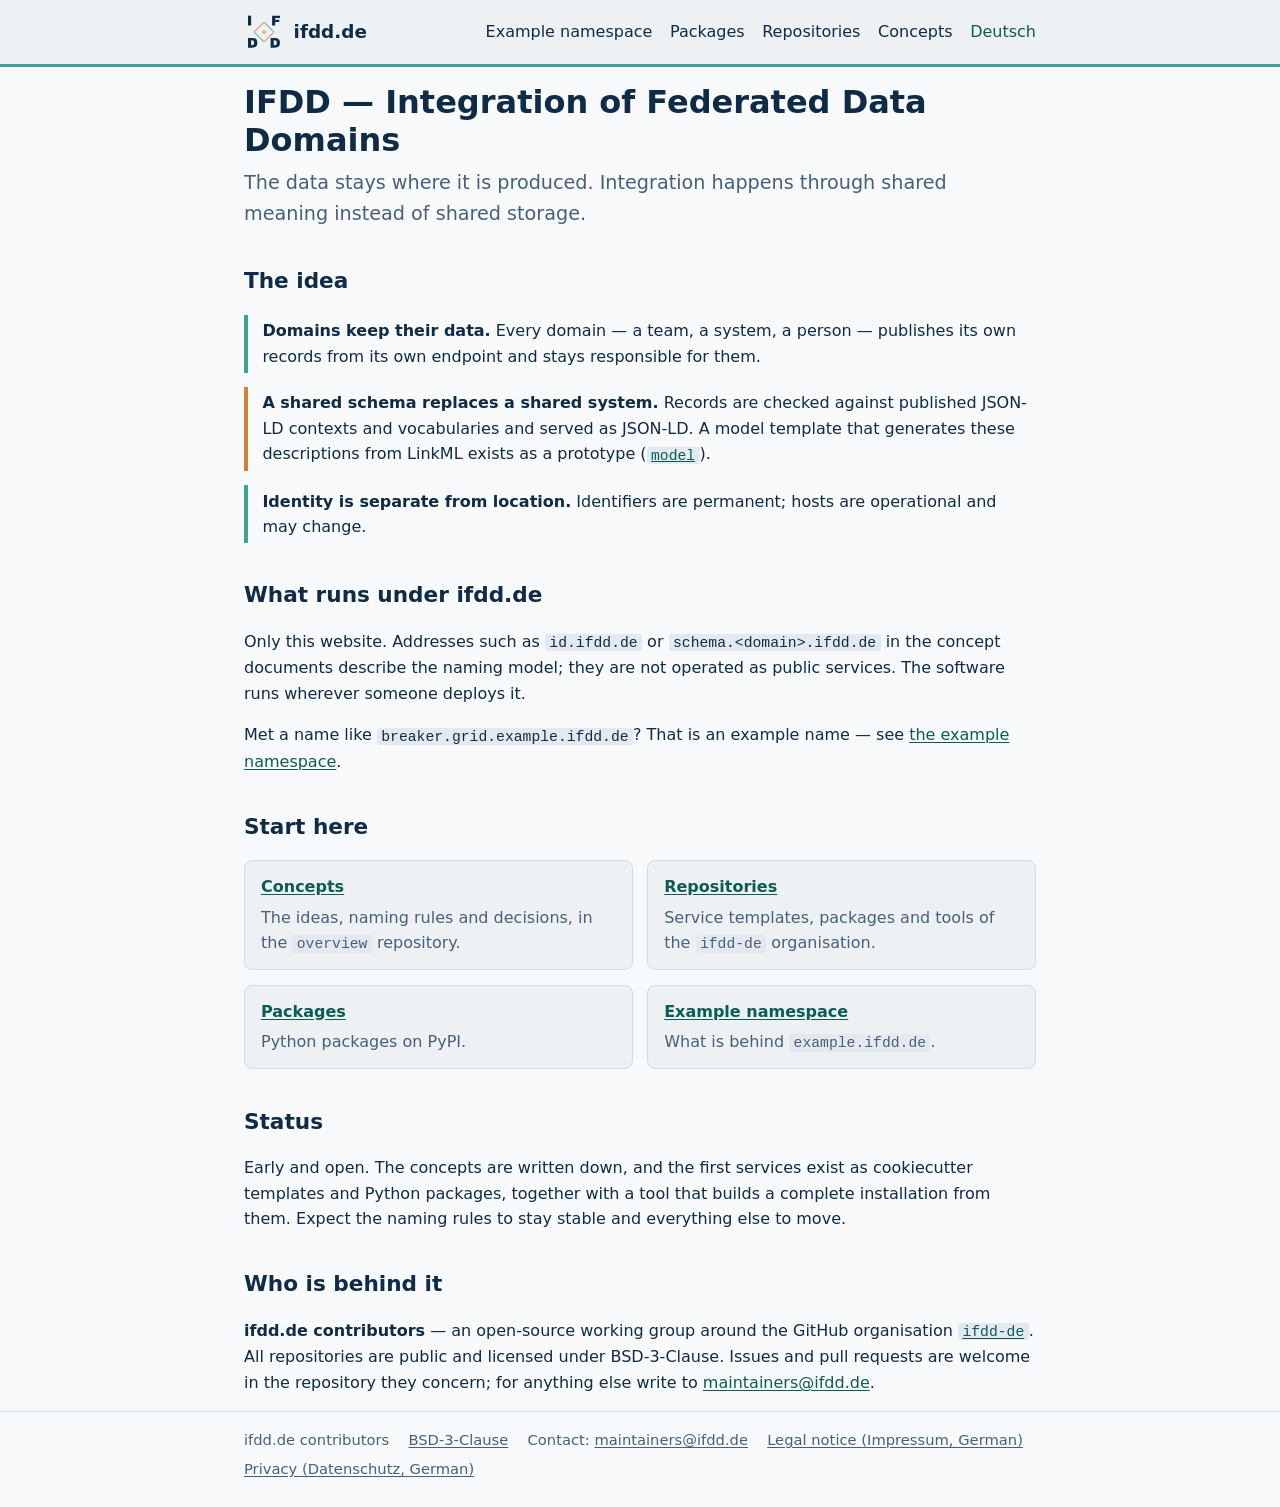
<file: site/index.html>
<!DOCTYPE html>
<html lang="en">
<head>
  <meta charset="utf-8">
  <meta name="viewport" content="width=device-width, initial-scale=1">
  <title>IFDD - Integration of Federated Data Domains</title>
  <meta name="description" content="IFDD keeps data in the domains that produce it and integrates it through shared meaning instead of shared storage.">
  <link rel="canonical" href="https://ifdd.de/">
  <link rel="alternate" hreflang="en" href="https://ifdd.de/">
  <link rel="alternate" hreflang="de" href="https://ifdd.de/de/">
  <link rel="alternate" hreflang="x-default" href="https://ifdd.de/">
  <link rel="icon" href="assets/ifdd-favicon.ico" sizes="any">
  <link rel="icon" href="assets/ifdd-favicon.svg" type="image/svg+xml">
  <link rel="stylesheet" href="assets/style.css">
</head>
<body>
  <header class="site-header">
    <div class="wrap">
      <a class="brand" href="">
        <picture>
          <source srcset="assets/ifdd-monogram-dark.svg" media="(prefers-color-scheme: dark)">
          <img src="assets/ifdd-monogram-light.svg" alt="IFDD logo" width="40" height="40">
        </picture>
        <span>ifdd.de</span>
      </a>
      <nav class="site-nav">
        <a href="example/">Example namespace</a>
        <a href="packages/">Packages</a>
        <a href="repositories/">Repositories</a>
        <a href="https://github.com/ifdd-de/overview">Concepts</a>
        <a class="lang" href="de/" hreflang="de" lang="de">Deutsch</a>
      </nav>
    </div>
  </header>
  <main class="wrap">

    <h1>IFDD &mdash; Integration of Federated Data Domains</h1>
    <p class="lead">The data stays where it is produced. Integration happens
    through shared meaning instead of shared storage.</p>

    <h2>The idea</h2>
    <ul class="ideas">
      <li><strong>Domains keep their data.</strong> Every domain &mdash; a team,
      a system, a person &mdash; publishes its own records from its own endpoint
      and stays responsible for them.</li>
      <li><strong>A shared schema replaces a shared system.</strong> Records are
      checked against published JSON-LD contexts and vocabularies and served as
      JSON-LD. A model template that generates these descriptions from LinkML
      exists as a prototype
      (<a href="https://github.com/ifdd-de/model"><code>model</code></a>).</li>
      <li><strong>Identity is separate from location.</strong> Identifiers are
      permanent; hosts are operational and may change.</li>
    </ul>

    <h2>What runs under ifdd.de</h2>
    <p>Only this website. Addresses such as <code>id.ifdd.de</code> or
    <code>schema.&lt;domain&gt;.ifdd.de</code> in the concept documents describe
    the naming model; they are not operated as public services. The software
    runs wherever someone deploys it.</p>
    <p>Met a name like <code>breaker.grid.example.ifdd.de</code>? That is an
    example name &mdash; see <a href="example/">the example namespace</a>.</p>

    <h2>Start here</h2>
    <ul class="cards">
      <li><a href="https://github.com/ifdd-de/overview">Concepts</a>
        <p>The ideas, naming rules and decisions, in the <code>overview</code>
        repository.</p></li>
      <li><a href="repositories/">Repositories</a>
        <p>Service templates, packages and tools of the <code>ifdd-de</code>
        organisation.</p></li>
      <li><a href="packages/">Packages</a>
        <p>Python packages on PyPI.</p></li>
      <li><a href="example/">Example namespace</a>
        <p>What is behind <code>example.ifdd.de</code>.</p></li>
    </ul>

    <h2>Status</h2>
    <p>Early and open. The concepts are written down, and the first services
    exist as cookiecutter templates and Python packages, together with a tool
    that builds a complete installation from them. Expect the naming rules to
    stay stable and everything else to move.</p>

    <h2>Who is behind it</h2>
    <p><strong>ifdd.de contributors</strong> &mdash; an open-source working group
    around the GitHub organisation <a href="https://github.com/ifdd-de"><code>ifdd-de</code></a>. All
    repositories are public and licensed under BSD-3-Clause. Issues and pull
    requests are welcome in the repository they concern; for anything else write
    to <a href="mailto:maintainers@ifdd.de">maintainers@ifdd.de</a>.</p>
  </main>
  <footer class="site-footer">
    <div class="wrap">
      <ul>
        <li>ifdd.de contributors</li>
        <li><a href="https://github.com/ifdd-de/website/blob/main/LICENSE">BSD-3-Clause</a></li>
        <li>Contact: <a href="mailto:maintainers@ifdd.de">maintainers@ifdd.de</a></li>
        <li><a href="impressum/" hreflang="de">Legal notice (Impressum, German)</a></li>
        <li><a href="datenschutz/" hreflang="de">Privacy (Datenschutz, German)</a></li>
      </ul>
    </div>
  </footer>
</body>
</html>
</file>
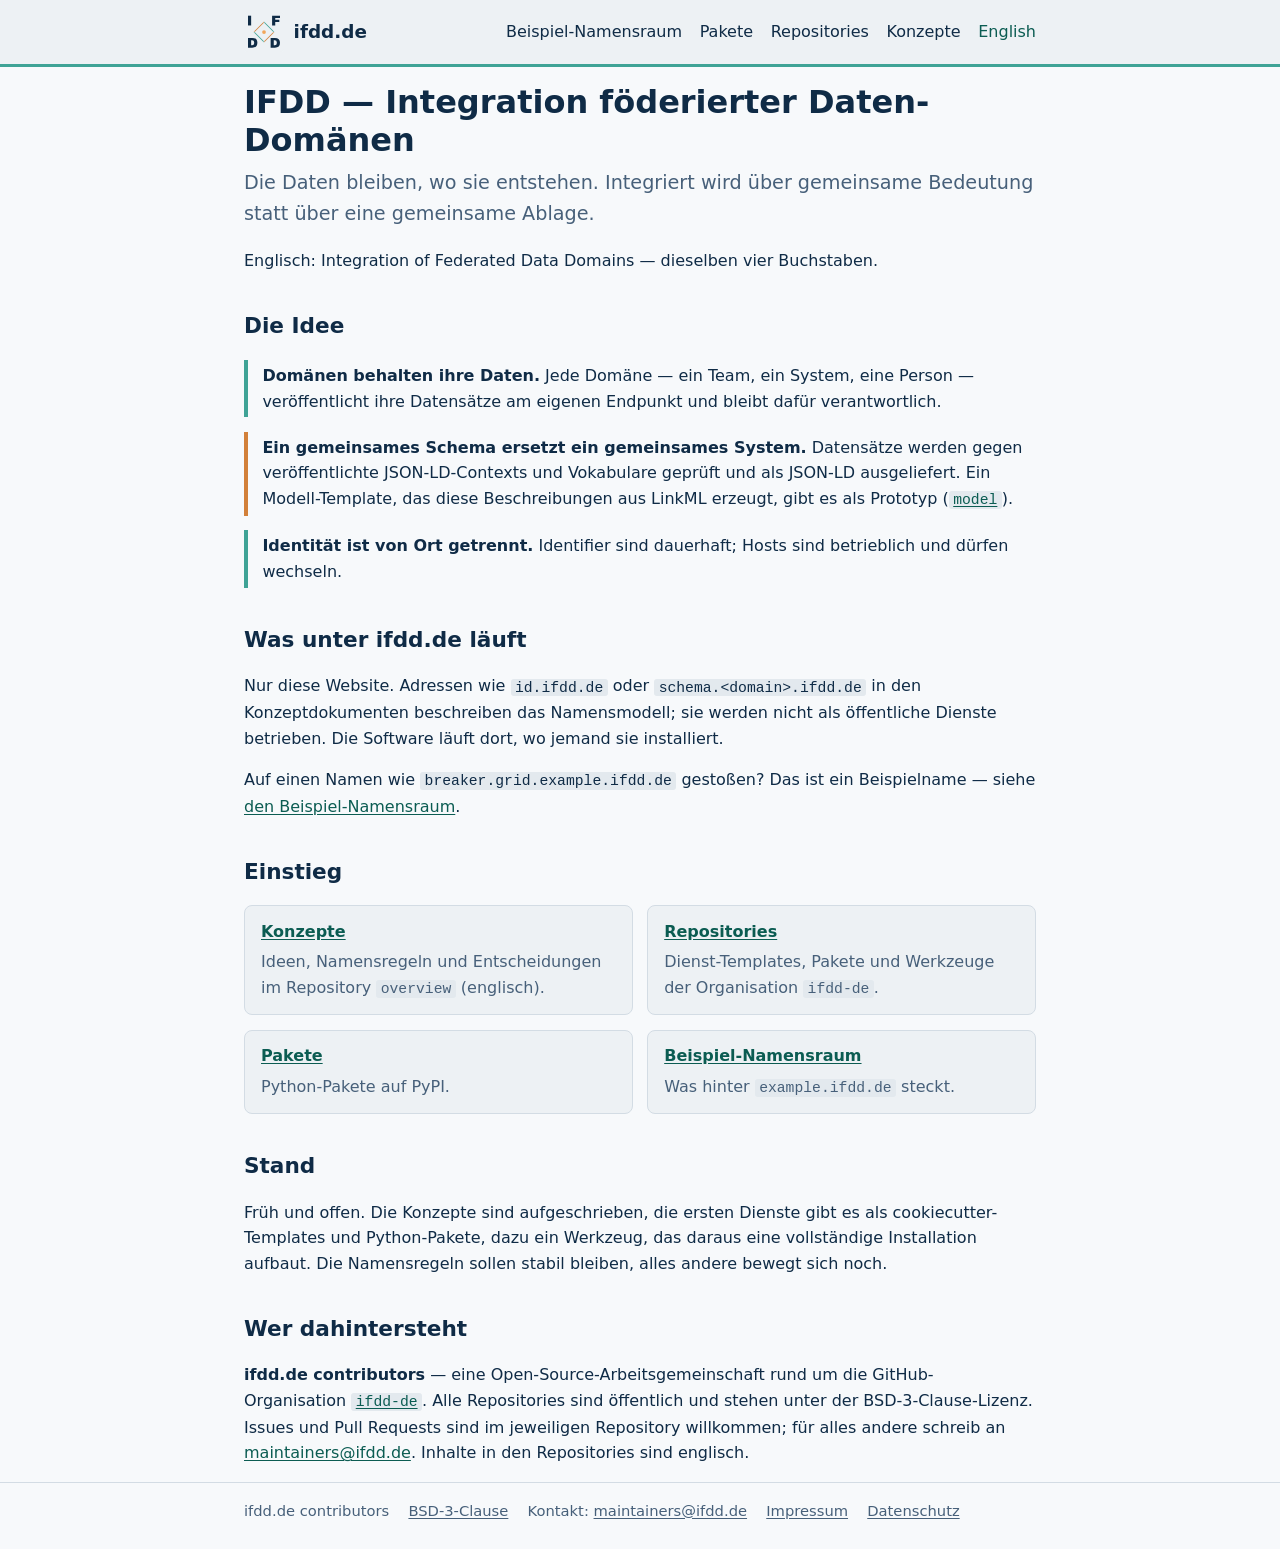
<file: site/de/index.html>
<!DOCTYPE html>
<html lang="de">
<head>
  <meta charset="utf-8">
  <meta name="viewport" content="width=device-width, initial-scale=1">
  <title>IFDD - Integration föderierter Daten-Domänen</title>
  <meta name="description" content="IFDD lässt Daten in den Domänen, die sie erzeugen, und integriert sie über gemeinsame Bedeutung statt über gemeinsame Ablage.">
  <link rel="canonical" href="https://ifdd.de/de/">
  <link rel="alternate" hreflang="en" href="https://ifdd.de/">
  <link rel="alternate" hreflang="de" href="https://ifdd.de/de/">
  <link rel="alternate" hreflang="x-default" href="https://ifdd.de/">
  <link rel="icon" href="../assets/ifdd-favicon.ico" sizes="any">
  <link rel="icon" href="../assets/ifdd-favicon.svg" type="image/svg+xml">
  <link rel="stylesheet" href="../assets/style.css">
</head>
<body>
  <header class="site-header">
    <div class="wrap">
      <a class="brand" href="../de/">
        <picture>
          <source srcset="../assets/ifdd-monogram-dark.svg" media="(prefers-color-scheme: dark)">
          <img src="../assets/ifdd-monogram-light.svg" alt="IFDD-Logo" width="40" height="40">
        </picture>
        <span>ifdd.de</span>
      </a>
      <nav class="site-nav">
        <a href="../de/example/">Beispiel-Namensraum</a>
        <a href="../de/packages/">Pakete</a>
        <a href="../de/repositories/">Repositories</a>
        <a href="https://github.com/ifdd-de/overview">Konzepte</a>
        <a class="lang" href="../" hreflang="en" lang="en">English</a>
      </nav>
    </div>
  </header>
  <main class="wrap">

    <h1>IFDD &mdash; Integration föderierter Daten-Domänen</h1>
    <p class="lead">Die Daten bleiben, wo sie entstehen. Integriert wird über
    gemeinsame Bedeutung statt über eine gemeinsame Ablage.</p>
    <p>Englisch: <span lang="en">Integration of Federated Data Domains</span>
    &mdash; dieselben vier Buchstaben.</p>

    <h2>Die Idee</h2>
    <ul class="ideas">
      <li><strong>Domänen behalten ihre Daten.</strong> Jede Domäne &mdash; ein
      Team, ein System, eine Person &mdash; veröffentlicht ihre Datensätze am
      eigenen Endpunkt und bleibt dafür verantwortlich.</li>
      <li><strong>Ein gemeinsames Schema ersetzt ein gemeinsames System.</strong>
      Datensätze werden gegen veröffentlichte JSON-LD-Contexts und Vokabulare
      geprüft und als JSON-LD ausgeliefert. Ein Modell-Template, das diese
      Beschreibungen aus LinkML erzeugt, gibt es als Prototyp
      (<a href="https://github.com/ifdd-de/model"><code>model</code></a>).</li>
      <li><strong>Identität ist von Ort getrennt.</strong> Identifier sind
      dauerhaft; Hosts sind betrieblich und dürfen wechseln.</li>
    </ul>

    <h2>Was unter ifdd.de läuft</h2>
    <p>Nur diese Website. Adressen wie <code>id.ifdd.de</code> oder
    <code>schema.&lt;domain&gt;.ifdd.de</code> in den Konzeptdokumenten
    beschreiben das Namensmodell; sie werden nicht als öffentliche Dienste
    betrieben. Die Software läuft dort, wo jemand sie installiert.</p>
    <p>Auf einen Namen wie <code>breaker.grid.example.ifdd.de</code> gestoßen?
    Das ist ein Beispielname &mdash; siehe <a href="../de/example/">den
    Beispiel-Namensraum</a>.</p>

    <h2>Einstieg</h2>
    <ul class="cards">
      <li><a href="https://github.com/ifdd-de/overview">Konzepte</a>
        <p>Ideen, Namensregeln und Entscheidungen im Repository
        <code>overview</code> (englisch).</p></li>
      <li><a href="../de/repositories/">Repositories</a>
        <p>Dienst-Templates, Pakete und Werkzeuge der Organisation
        <code>ifdd-de</code>.</p></li>
      <li><a href="../de/packages/">Pakete</a>
        <p>Python-Pakete auf PyPI.</p></li>
      <li><a href="../de/example/">Beispiel-Namensraum</a>
        <p>Was hinter <code>example.ifdd.de</code> steckt.</p></li>
    </ul>

    <h2>Stand</h2>
    <p>Früh und offen. Die Konzepte sind aufgeschrieben, die ersten Dienste gibt
    es als cookiecutter-Templates und Python-Pakete, dazu ein Werkzeug, das daraus
    eine vollständige Installation aufbaut. Die Namensregeln sollen stabil
    bleiben, alles andere bewegt sich noch.</p>

    <h2>Wer dahintersteht</h2>
    <p><strong>ifdd.de contributors</strong> &mdash; eine Open-Source-Arbeitsgemeinschaft
    rund um die GitHub-Organisation <a href="https://github.com/ifdd-de"><code>ifdd-de</code></a>. Alle
    Repositories sind öffentlich und stehen unter der BSD-3-Clause-Lizenz. Issues
    und Pull Requests sind im jeweiligen Repository willkommen; für alles andere
    schreib an <a href="mailto:maintainers@ifdd.de">maintainers@ifdd.de</a>.
    Inhalte in den Repositories sind englisch.</p>
  </main>
  <footer class="site-footer">
    <div class="wrap">
      <ul>
        <li>ifdd.de contributors</li>
        <li><a href="https://github.com/ifdd-de/website/blob/main/LICENSE">BSD-3-Clause</a></li>
        <li>Kontakt: <a href="mailto:maintainers@ifdd.de">maintainers@ifdd.de</a></li>
        <li><a href="../impressum/" hreflang="de">Impressum</a></li>
        <li><a href="../datenschutz/" hreflang="de">Datenschutz</a></li>
      </ul>
    </div>
  </footer>
</body>
</html>
</file>
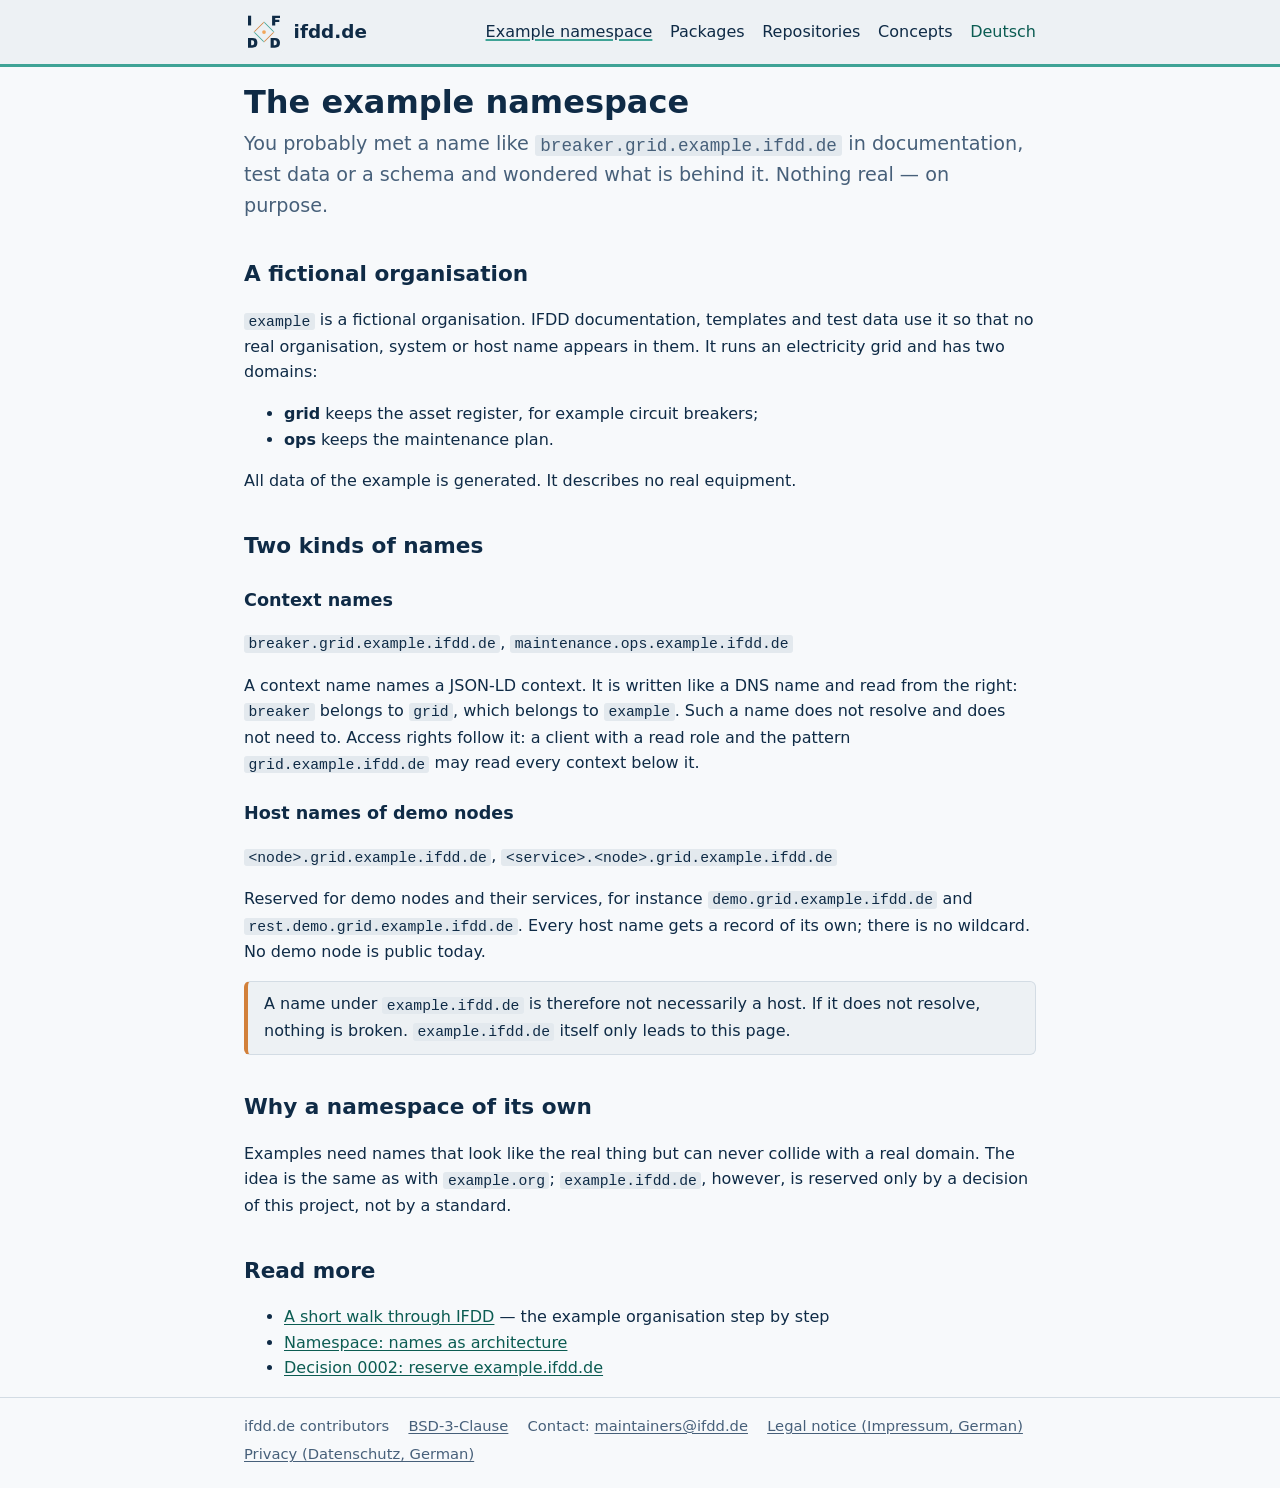
<file: site/example/index.html>
<!DOCTYPE html>
<html lang="en">
<head>
  <meta charset="utf-8">
  <meta name="viewport" content="width=device-width, initial-scale=1">
  <title>Example namespace | IFDD</title>
  <meta name="description" content="What names under example.ifdd.de mean: a fictional organisation used in IFDD documentation, templates and test data.">
  <link rel="canonical" href="https://ifdd.de/example/">
  <link rel="alternate" hreflang="en" href="https://ifdd.de/example/">
  <link rel="alternate" hreflang="de" href="https://ifdd.de/de/example/">
  <link rel="alternate" hreflang="x-default" href="https://ifdd.de/example/">
  <link rel="icon" href="../assets/ifdd-favicon.ico" sizes="any">
  <link rel="icon" href="../assets/ifdd-favicon.svg" type="image/svg+xml">
  <link rel="stylesheet" href="../assets/style.css">
</head>
<body>
  <header class="site-header">
    <div class="wrap">
      <a class="brand" href="../">
        <picture>
          <source srcset="../assets/ifdd-monogram-dark.svg" media="(prefers-color-scheme: dark)">
          <img src="../assets/ifdd-monogram-light.svg" alt="IFDD logo" width="40" height="40">
        </picture>
        <span>ifdd.de</span>
      </a>
      <nav class="site-nav">
        <a href="../example/" aria-current="page">Example namespace</a>
        <a href="../packages/">Packages</a>
        <a href="../repositories/">Repositories</a>
        <a href="https://github.com/ifdd-de/overview">Concepts</a>
        <a class="lang" href="../de/example/" hreflang="de" lang="de">Deutsch</a>
      </nav>
    </div>
  </header>
  <main class="wrap">

    <h1>The example namespace</h1>
    <p class="lead">You probably met a name like
    <code>breaker.grid.example.ifdd.de</code> in documentation, test data or a
    schema and wondered what is behind it. Nothing real &mdash; on purpose.</p>

    <h2>A fictional organisation</h2>
    <p><code>example</code> is a fictional organisation. IFDD documentation,
    templates and test data use it so that no real organisation, system or
    host name appears in them. It runs an electricity grid and has two domains:</p>
    <ul>
      <li><strong>grid</strong> keeps the asset register, for example circuit
      breakers;</li>
      <li><strong>ops</strong> keeps the maintenance plan.</li>
    </ul>
    <p>All data of the example is generated. It describes no real equipment.</p>

    <h2>Two kinds of names</h2>
    <h3>Context names</h3>
    <p><code>breaker.grid.example.ifdd.de</code>,
    <code>maintenance.ops.example.ifdd.de</code></p>
    <p>A context name names a JSON-LD context. It is written like a DNS name and
    read from the right: <code>breaker</code> belongs to <code>grid</code>,
    which belongs to <code>example</code>. Such a name does not resolve and does
    not need to. Access rights follow it: a client with a read role and the
    pattern <code>grid.example.ifdd.de</code> may read every context below it.</p>

    <h3>Host names of demo nodes</h3>
    <p><code>&lt;node&gt;.grid.example.ifdd.de</code>,
    <code>&lt;service&gt;.&lt;node&gt;.grid.example.ifdd.de</code></p>
    <p>Reserved for demo nodes and their services, for instance
    <code>demo.grid.example.ifdd.de</code> and
    <code>rest.demo.grid.example.ifdd.de</code>. Every host name gets a record of
    its own; there is no wildcard. No demo node is public today.</p>
    <p class="note">A name under <code>example.ifdd.de</code> is therefore not
    necessarily a host. If it does not resolve, nothing is broken.
    <code>example.ifdd.de</code> itself only leads to this page.</p>

    <h2>Why a namespace of its own</h2>
    <p>Examples need names that look like the real thing but can never collide
    with a real domain. The idea is the same as with <code>example.org</code>;
    <code>example.ifdd.de</code>, however, is reserved only by a decision of this
    project, not by a standard.</p>

    <h2>Read more</h2>
    <ul>
      <li><a href="https://github.com/ifdd-de/overview/blob/main/docs/concepts/00-introduction.md">A short walk through IFDD</a> &mdash; the example
      organisation step by step</li>
      <li><a href="https://github.com/ifdd-de/overview/blob/main/docs/concepts/02-namespace.md">Namespace: names as architecture</a></li>
      <li><a href="https://github.com/ifdd-de/overview/blob/main/docs/decisions/0002-reserve-example-ifdd-de.md">Decision 0002: reserve example.ifdd.de</a></li>
    </ul>
  </main>
  <footer class="site-footer">
    <div class="wrap">
      <ul>
        <li>ifdd.de contributors</li>
        <li><a href="https://github.com/ifdd-de/website/blob/main/LICENSE">BSD-3-Clause</a></li>
        <li>Contact: <a href="mailto:maintainers@ifdd.de">maintainers@ifdd.de</a></li>
        <li><a href="../impressum/" hreflang="de">Legal notice (Impressum, German)</a></li>
        <li><a href="../datenschutz/" hreflang="de">Privacy (Datenschutz, German)</a></li>
      </ul>
    </div>
  </footer>
</body>
</html>
</file>
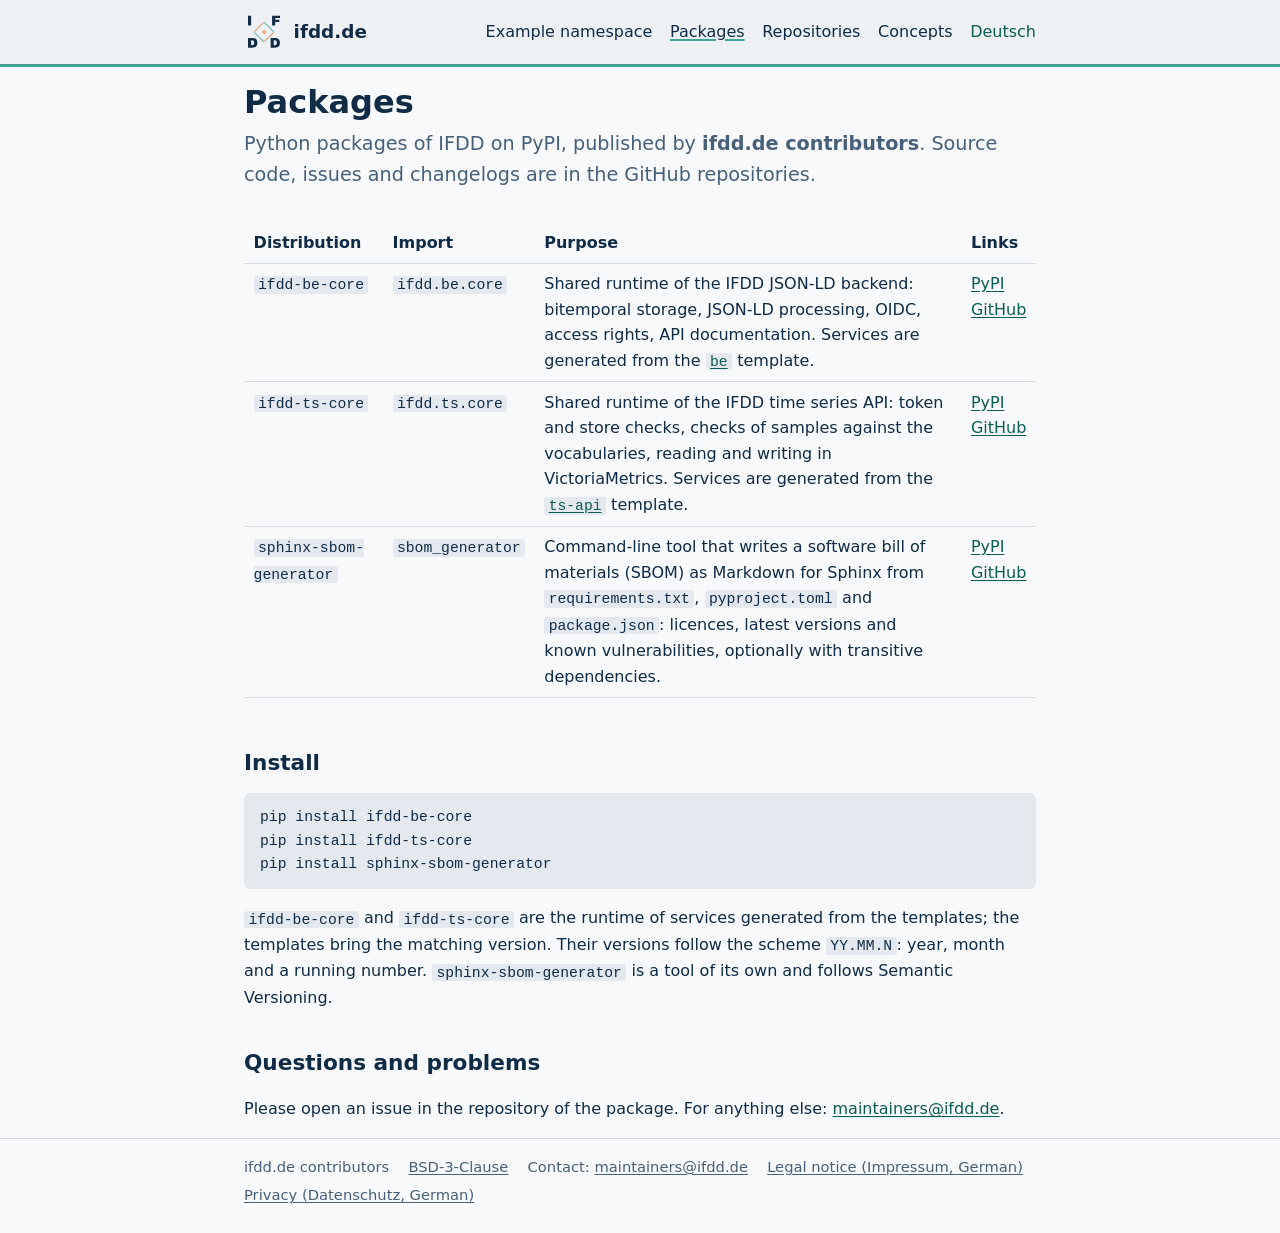
<file: site/packages/index.html>
<!DOCTYPE html>
<html lang="en">
<head>
  <meta charset="utf-8">
  <meta name="viewport" content="width=device-width, initial-scale=1">
  <title>Packages | IFDD</title>
  <meta name="description" content="Python packages of IFDD on PyPI, published by ifdd.de contributors.">
  <link rel="canonical" href="https://ifdd.de/packages/">
  <link rel="alternate" hreflang="en" href="https://ifdd.de/packages/">
  <link rel="alternate" hreflang="de" href="https://ifdd.de/de/packages/">
  <link rel="alternate" hreflang="x-default" href="https://ifdd.de/packages/">
  <link rel="icon" href="../assets/ifdd-favicon.ico" sizes="any">
  <link rel="icon" href="../assets/ifdd-favicon.svg" type="image/svg+xml">
  <link rel="stylesheet" href="../assets/style.css">
</head>
<body>
  <header class="site-header">
    <div class="wrap">
      <a class="brand" href="../">
        <picture>
          <source srcset="../assets/ifdd-monogram-dark.svg" media="(prefers-color-scheme: dark)">
          <img src="../assets/ifdd-monogram-light.svg" alt="IFDD logo" width="40" height="40">
        </picture>
        <span>ifdd.de</span>
      </a>
      <nav class="site-nav">
        <a href="../example/">Example namespace</a>
        <a href="../packages/" aria-current="page">Packages</a>
        <a href="../repositories/">Repositories</a>
        <a href="https://github.com/ifdd-de/overview">Concepts</a>
        <a class="lang" href="../de/packages/" hreflang="de" lang="de">Deutsch</a>
      </nav>
    </div>
  </header>
  <main class="wrap">

    <h1>Packages</h1>
    <p class="lead">Python packages of IFDD on PyPI, published by
    <strong>ifdd.de contributors</strong>. Source code, issues and changelogs are
    in the GitHub repositories.</p>

    <div class="table-scroll">
    <table>
      <thead><tr><th>Distribution</th><th>Import</th><th>Purpose</th><th>Links</th></tr></thead>
      <tbody>
        <tr>
          <td><code>ifdd-be-core</code></td>
          <td><code>ifdd.be.core</code></td>
          <td>Shared runtime of the IFDD JSON-LD backend: bitemporal storage, JSON-LD processing, OIDC, access rights, API documentation. Services are generated from the <a href="https://github.com/ifdd-de/be"><code>be</code></a> template.</td>
          <td><a href="https://pypi.org/project/ifdd-be-core/">PyPI</a><br>
          <a href="https://github.com/ifdd-de/be-core">GitHub</a></td>
        </tr>
        <tr>
          <td><code>ifdd-ts-core</code></td>
          <td><code>ifdd.ts.core</code></td>
          <td>Shared runtime of the IFDD time series API: token and store checks, checks of samples against the vocabularies, reading and writing in VictoriaMetrics. Services are generated from the <a href="https://github.com/ifdd-de/ts-api"><code>ts-api</code></a> template.</td>
          <td><a href="https://pypi.org/project/ifdd-ts-core/">PyPI</a><br>
          <a href="https://github.com/ifdd-de/ts-core">GitHub</a></td>
        </tr>
        <tr>
          <td><code>sphinx-sbom-generator</code></td>
          <td><code>sbom_generator</code></td>
          <td>Command-line tool that writes a software bill of materials (SBOM) as Markdown for Sphinx from <code>requirements.txt</code>, <code>pyproject.toml</code> and <code>package.json</code>: licences, latest versions and known vulnerabilities, optionally with transitive dependencies.</td>
          <td><a href="https://pypi.org/project/sphinx-sbom-generator/">PyPI</a><br>
          <a href="https://github.com/ifdd-de/tools-sbom">GitHub</a></td>
        </tr>
      </tbody>
    </table>
    </div>

    <h2>Install</h2>
    <pre><code>pip install ifdd-be-core
pip install ifdd-ts-core
pip install sphinx-sbom-generator</code></pre>
    <p><code>ifdd-be-core</code> and <code>ifdd-ts-core</code> are the runtime of
    services generated from the templates; the templates bring the matching
    version. Their versions follow the scheme <code>YY.MM.N</code>: year, month
    and a running number. <code>sphinx-sbom-generator</code> is a tool of its own
    and follows Semantic Versioning.</p>

    <h2>Questions and problems</h2>
    <p>Please open an issue in the repository of the package. For anything else:
    <a href="mailto:maintainers@ifdd.de">maintainers@ifdd.de</a>.</p>
  </main>
  <footer class="site-footer">
    <div class="wrap">
      <ul>
        <li>ifdd.de contributors</li>
        <li><a href="https://github.com/ifdd-de/website/blob/main/LICENSE">BSD-3-Clause</a></li>
        <li>Contact: <a href="mailto:maintainers@ifdd.de">maintainers@ifdd.de</a></li>
        <li><a href="../impressum/" hreflang="de">Legal notice (Impressum, German)</a></li>
        <li><a href="../datenschutz/" hreflang="de">Privacy (Datenschutz, German)</a></li>
      </ul>
    </div>
  </footer>
</body>
</html>
</file>
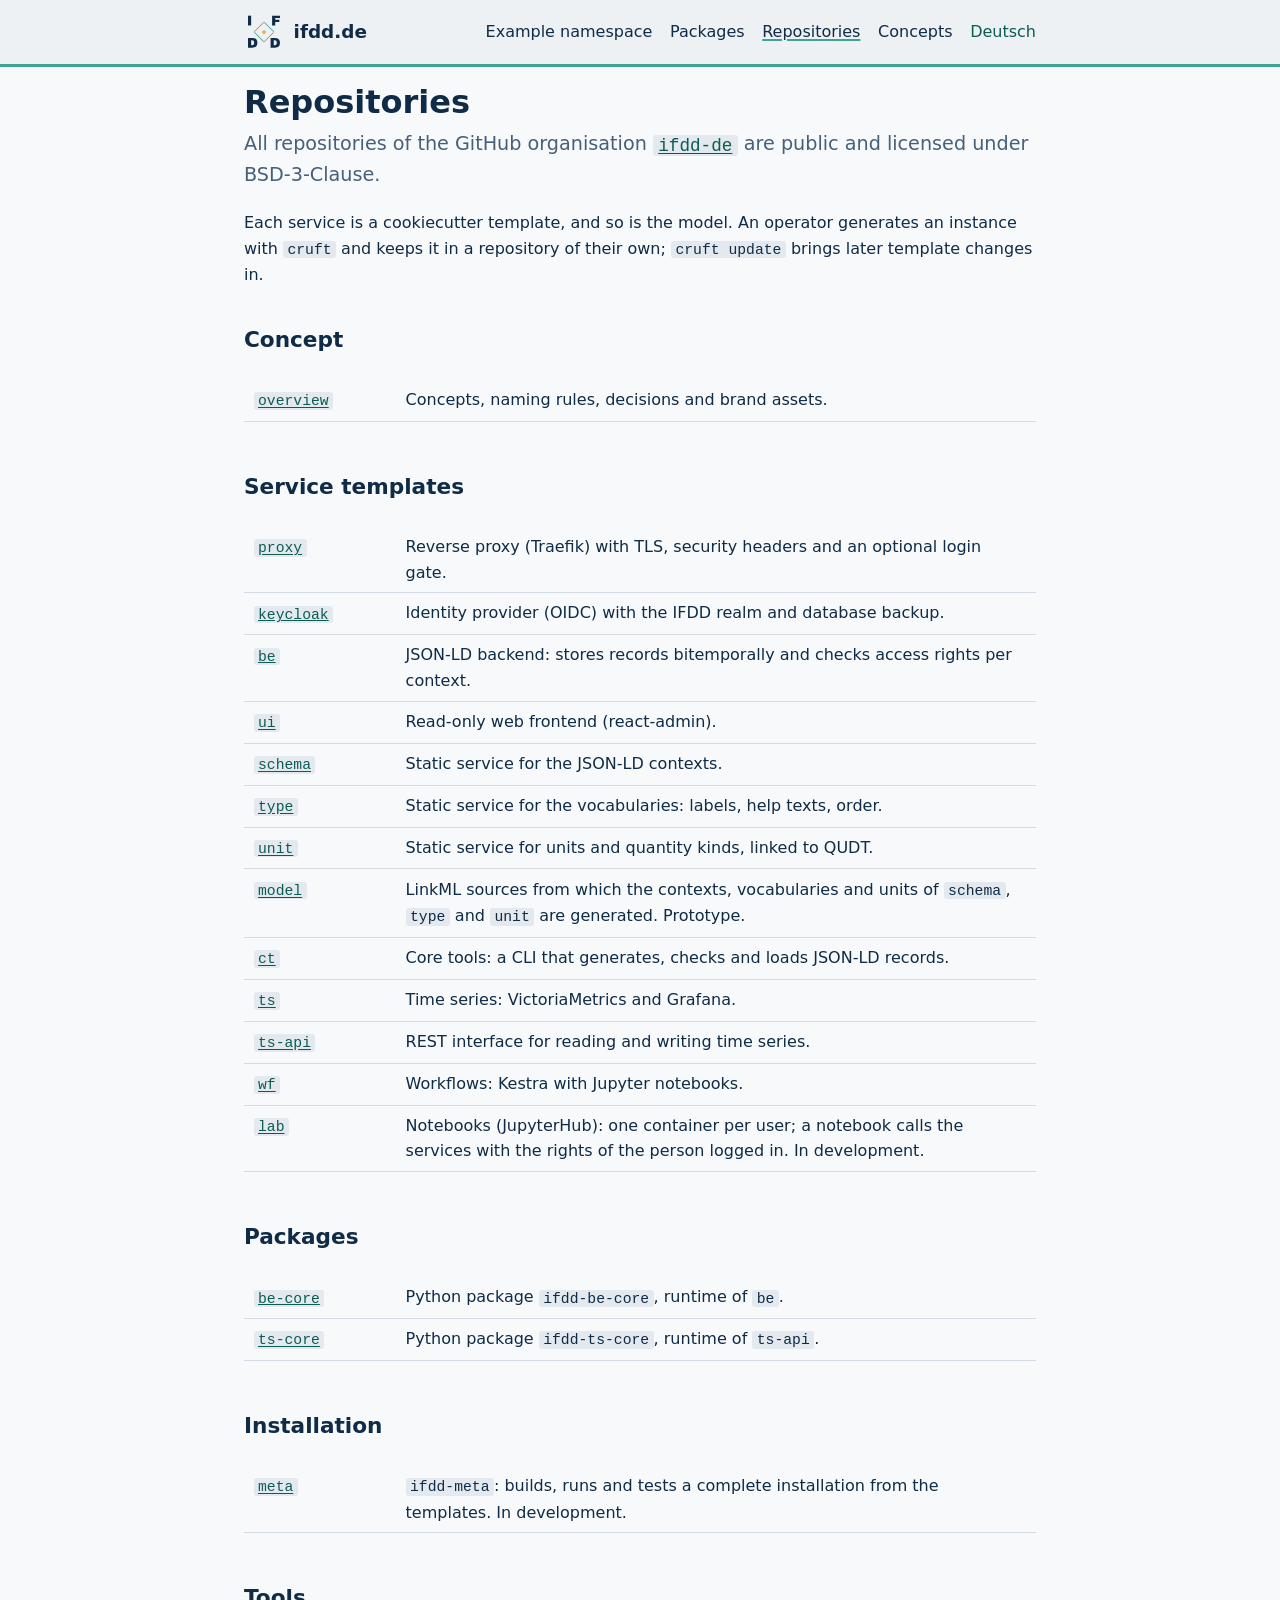
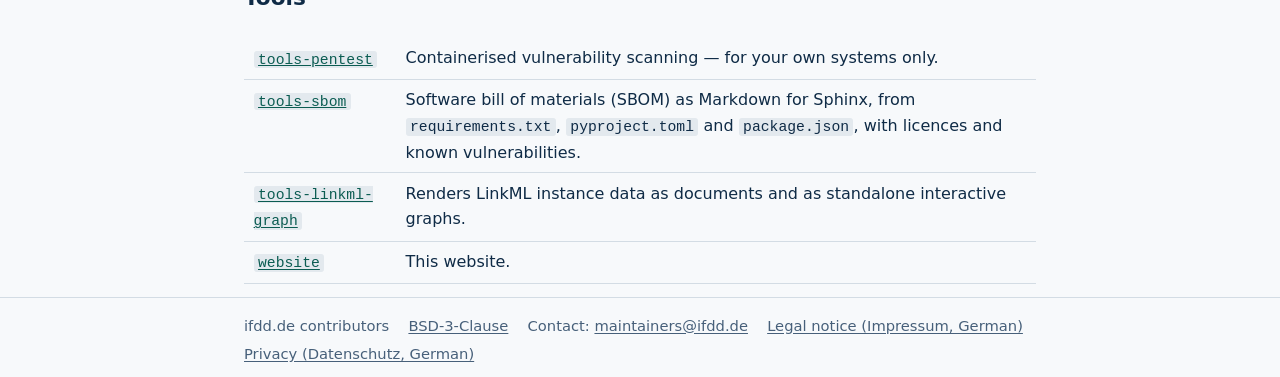
<file: site/repositories/index.html>
<!DOCTYPE html>
<html lang="en">
<head>
  <meta charset="utf-8">
  <meta name="viewport" content="width=device-width, initial-scale=1">
  <title>Repositories | IFDD</title>
  <meta name="description" content="Repositories of the ifdd-de GitHub organisation: concept, service templates, packages and tools.">
  <link rel="canonical" href="https://ifdd.de/repositories/">
  <link rel="alternate" hreflang="en" href="https://ifdd.de/repositories/">
  <link rel="alternate" hreflang="de" href="https://ifdd.de/de/repositories/">
  <link rel="alternate" hreflang="x-default" href="https://ifdd.de/repositories/">
  <link rel="icon" href="../assets/ifdd-favicon.ico" sizes="any">
  <link rel="icon" href="../assets/ifdd-favicon.svg" type="image/svg+xml">
  <link rel="stylesheet" href="../assets/style.css">
</head>
<body>
  <header class="site-header">
    <div class="wrap">
      <a class="brand" href="../">
        <picture>
          <source srcset="../assets/ifdd-monogram-dark.svg" media="(prefers-color-scheme: dark)">
          <img src="../assets/ifdd-monogram-light.svg" alt="IFDD logo" width="40" height="40">
        </picture>
        <span>ifdd.de</span>
      </a>
      <nav class="site-nav">
        <a href="../example/">Example namespace</a>
        <a href="../packages/">Packages</a>
        <a href="../repositories/" aria-current="page">Repositories</a>
        <a href="https://github.com/ifdd-de/overview">Concepts</a>
        <a class="lang" href="../de/repositories/" hreflang="de" lang="de">Deutsch</a>
      </nav>
    </div>
  </header>
  <main class="wrap">

    <h1>Repositories</h1>
    <p class="lead">All repositories of the GitHub organisation
    <a href="https://github.com/ifdd-de"><code>ifdd-de</code></a> are public and licensed under
    BSD-3-Clause.</p>
    <p>Each service is a cookiecutter template, and so is the model. An operator
    generates an instance with <code>cruft</code> and keeps it in a repository of
    their own; <code>cruft update</code> brings later template changes in.</p>
    <h2>Concept</h2>
    <div class="table-scroll">
    <table class="repos">
      <tbody>
        <tr>
          <td><a href="https://github.com/ifdd-de/overview"><code>overview</code></a></td>
          <td>Concepts, naming rules, decisions and brand assets.</td>
        </tr>
      </tbody>
    </table>
    </div>
    <h2>Service templates</h2>
    <div class="table-scroll">
    <table class="repos">
      <tbody>
        <tr>
          <td><a href="https://github.com/ifdd-de/proxy"><code>proxy</code></a></td>
          <td>Reverse proxy (Traefik) with TLS, security headers and an optional login gate.</td>
        </tr>
        <tr>
          <td><a href="https://github.com/ifdd-de/keycloak"><code>keycloak</code></a></td>
          <td>Identity provider (OIDC) with the IFDD realm and database backup.</td>
        </tr>
        <tr>
          <td><a href="https://github.com/ifdd-de/be"><code>be</code></a></td>
          <td>JSON-LD backend: stores records bitemporally and checks access rights per context.</td>
        </tr>
        <tr>
          <td><a href="https://github.com/ifdd-de/ui"><code>ui</code></a></td>
          <td>Read-only web frontend (react-admin).</td>
        </tr>
        <tr>
          <td><a href="https://github.com/ifdd-de/schema"><code>schema</code></a></td>
          <td>Static service for the JSON-LD contexts.</td>
        </tr>
        <tr>
          <td><a href="https://github.com/ifdd-de/type"><code>type</code></a></td>
          <td>Static service for the vocabularies: labels, help texts, order.</td>
        </tr>
        <tr>
          <td><a href="https://github.com/ifdd-de/unit"><code>unit</code></a></td>
          <td>Static service for units and quantity kinds, linked to QUDT.</td>
        </tr>
        <tr>
          <td><a href="https://github.com/ifdd-de/model"><code>model</code></a></td>
          <td>LinkML sources from which the contexts, vocabularies and units of <code>schema</code>, <code>type</code> and <code>unit</code> are generated. Prototype.</td>
        </tr>
        <tr>
          <td><a href="https://github.com/ifdd-de/ct"><code>ct</code></a></td>
          <td>Core tools: a CLI that generates, checks and loads JSON-LD records.</td>
        </tr>
        <tr>
          <td><a href="https://github.com/ifdd-de/ts"><code>ts</code></a></td>
          <td>Time series: VictoriaMetrics and Grafana.</td>
        </tr>
        <tr>
          <td><a href="https://github.com/ifdd-de/ts-api"><code>ts-api</code></a></td>
          <td>REST interface for reading and writing time series.</td>
        </tr>
        <tr>
          <td><a href="https://github.com/ifdd-de/wf"><code>wf</code></a></td>
          <td>Workflows: Kestra with Jupyter notebooks.</td>
        </tr>
        <tr>
          <td><a href="https://github.com/ifdd-de/lab"><code>lab</code></a></td>
          <td>Notebooks (JupyterHub): one container per user; a notebook calls the services with the rights of the person logged in. In development.</td>
        </tr>
      </tbody>
    </table>
    </div>
    <h2>Packages</h2>
    <div class="table-scroll">
    <table class="repos">
      <tbody>
        <tr>
          <td><a href="https://github.com/ifdd-de/be-core"><code>be-core</code></a></td>
          <td>Python package <code>ifdd-be-core</code>, runtime of <code>be</code>.</td>
        </tr>
        <tr>
          <td><a href="https://github.com/ifdd-de/ts-core"><code>ts-core</code></a></td>
          <td>Python package <code>ifdd-ts-core</code>, runtime of <code>ts-api</code>.</td>
        </tr>
      </tbody>
    </table>
    </div>
    <h2>Installation</h2>
    <div class="table-scroll">
    <table class="repos">
      <tbody>
        <tr>
          <td><a href="https://github.com/ifdd-de/meta"><code>meta</code></a></td>
          <td><code>ifdd-meta</code>: builds, runs and tests a complete installation from the templates. In development.</td>
        </tr>
      </tbody>
    </table>
    </div>
    <h2>Tools</h2>
    <div class="table-scroll">
    <table class="repos">
      <tbody>
        <tr>
          <td><a href="https://github.com/ifdd-de/tools-pentest"><code>tools-pentest</code></a></td>
          <td>Containerised vulnerability scanning &mdash; for your own systems only.</td>
        </tr>
        <tr>
          <td><a href="https://github.com/ifdd-de/tools-sbom"><code>tools-sbom</code></a></td>
          <td>Software bill of materials (SBOM) as Markdown for Sphinx, from <code>requirements.txt</code>, <code>pyproject.toml</code> and <code>package.json</code>, with licences and known vulnerabilities.</td>
        </tr>
        <tr>
          <td><a href="https://github.com/ifdd-de/tools-linkml-graph"><code>tools-linkml-graph</code></a></td>
          <td>Renders LinkML instance data as documents and as standalone interactive graphs.</td>
        </tr>
        <tr>
          <td><a href="https://github.com/ifdd-de/website"><code>website</code></a></td>
          <td>This website.</td>
        </tr>
      </tbody>
    </table>
    </div>
  </main>
  <footer class="site-footer">
    <div class="wrap">
      <ul>
        <li>ifdd.de contributors</li>
        <li><a href="https://github.com/ifdd-de/website/blob/main/LICENSE">BSD-3-Clause</a></li>
        <li>Contact: <a href="mailto:maintainers@ifdd.de">maintainers@ifdd.de</a></li>
        <li><a href="../impressum/" hreflang="de">Legal notice (Impressum, German)</a></li>
        <li><a href="../datenschutz/" hreflang="de">Privacy (Datenschutz, German)</a></li>
      </ul>
    </div>
  </footer>
</body>
</html>
</file>
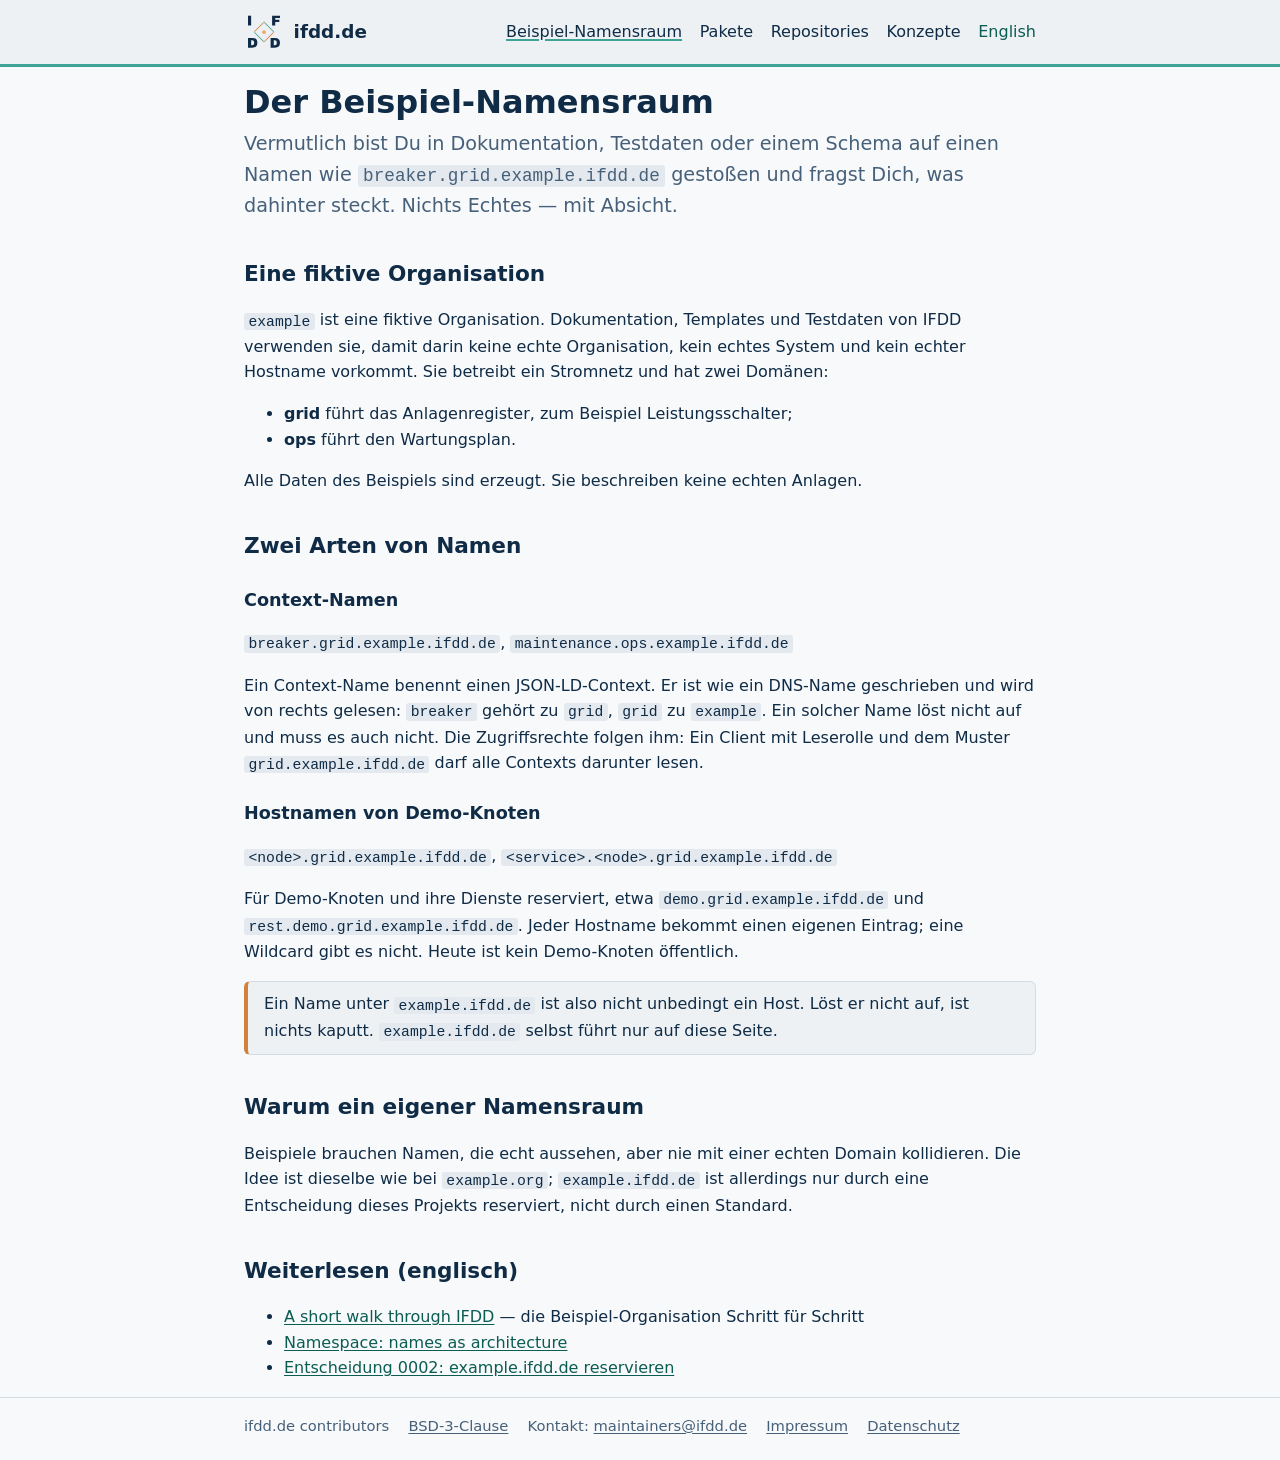
<file: site/de/example/index.html>
<!DOCTYPE html>
<html lang="de">
<head>
  <meta charset="utf-8">
  <meta name="viewport" content="width=device-width, initial-scale=1">
  <title>Beispiel-Namensraum | IFDD</title>
  <meta name="description" content="Was Namen unter example.ifdd.de bedeuten: eine fiktive Organisation für Dokumentation, Templates und Testdaten von IFDD.">
  <link rel="canonical" href="https://ifdd.de/de/example/">
  <link rel="alternate" hreflang="en" href="https://ifdd.de/example/">
  <link rel="alternate" hreflang="de" href="https://ifdd.de/de/example/">
  <link rel="alternate" hreflang="x-default" href="https://ifdd.de/example/">
  <link rel="icon" href="../../assets/ifdd-favicon.ico" sizes="any">
  <link rel="icon" href="../../assets/ifdd-favicon.svg" type="image/svg+xml">
  <link rel="stylesheet" href="../../assets/style.css">
</head>
<body>
  <header class="site-header">
    <div class="wrap">
      <a class="brand" href="../../de/">
        <picture>
          <source srcset="../../assets/ifdd-monogram-dark.svg" media="(prefers-color-scheme: dark)">
          <img src="../../assets/ifdd-monogram-light.svg" alt="IFDD-Logo" width="40" height="40">
        </picture>
        <span>ifdd.de</span>
      </a>
      <nav class="site-nav">
        <a href="../../de/example/" aria-current="page">Beispiel-Namensraum</a>
        <a href="../../de/packages/">Pakete</a>
        <a href="../../de/repositories/">Repositories</a>
        <a href="https://github.com/ifdd-de/overview">Konzepte</a>
        <a class="lang" href="../../example/" hreflang="en" lang="en">English</a>
      </nav>
    </div>
  </header>
  <main class="wrap">

    <h1>Der Beispiel-Namensraum</h1>
    <p class="lead">Vermutlich bist Du in Dokumentation, Testdaten oder einem
    Schema auf einen Namen wie <code>breaker.grid.example.ifdd.de</code>
    gestoßen und fragst Dich, was dahinter steckt. Nichts Echtes &mdash; mit
    Absicht.</p>

    <h2>Eine fiktive Organisation</h2>
    <p><code>example</code> ist eine fiktive Organisation. Dokumentation,
    Templates und Testdaten von IFDD verwenden sie, damit darin keine echte
    Organisation, kein echtes System und kein echter Hostname vorkommt. Sie
    betreibt ein Stromnetz und hat zwei Domänen:</p>
    <ul>
      <li><strong>grid</strong> führt das Anlagenregister, zum Beispiel
      Leistungsschalter;</li>
      <li><strong>ops</strong> führt den Wartungsplan.</li>
    </ul>
    <p>Alle Daten des Beispiels sind erzeugt. Sie beschreiben keine echten
    Anlagen.</p>

    <h2>Zwei Arten von Namen</h2>
    <h3>Context-Namen</h3>
    <p><code>breaker.grid.example.ifdd.de</code>,
    <code>maintenance.ops.example.ifdd.de</code></p>
    <p>Ein Context-Name benennt einen JSON-LD-Context. Er ist wie ein DNS-Name
    geschrieben und wird von rechts gelesen: <code>breaker</code> gehört zu
    <code>grid</code>, <code>grid</code> zu <code>example</code>. Ein solcher
    Name löst nicht auf und muss es auch nicht. Die Zugriffsrechte folgen ihm:
    Ein Client mit Leserolle und dem Muster <code>grid.example.ifdd.de</code>
    darf alle Contexts darunter lesen.</p>

    <h3>Hostnamen von Demo-Knoten</h3>
    <p><code>&lt;node&gt;.grid.example.ifdd.de</code>,
    <code>&lt;service&gt;.&lt;node&gt;.grid.example.ifdd.de</code></p>
    <p>Für Demo-Knoten und ihre Dienste reserviert, etwa
    <code>demo.grid.example.ifdd.de</code> und
    <code>rest.demo.grid.example.ifdd.de</code>. Jeder Hostname bekommt einen
    eigenen Eintrag; eine Wildcard gibt es nicht. Heute ist kein Demo-Knoten
    öffentlich.</p>
    <p class="note">Ein Name unter <code>example.ifdd.de</code> ist also nicht
    unbedingt ein Host. Löst er nicht auf, ist nichts kaputt.
    <code>example.ifdd.de</code> selbst führt nur auf diese Seite.</p>

    <h2>Warum ein eigener Namensraum</h2>
    <p>Beispiele brauchen Namen, die echt aussehen, aber nie mit einer echten
    Domain kollidieren. Die Idee ist dieselbe wie bei <code>example.org</code>;
    <code>example.ifdd.de</code> ist allerdings nur durch eine Entscheidung dieses
    Projekts reserviert, nicht durch einen Standard.</p>

    <h2>Weiterlesen (englisch)</h2>
    <ul>
      <li><a href="https://github.com/ifdd-de/overview/blob/main/docs/concepts/00-introduction.md" hreflang="en">A short walk through IFDD</a> &mdash;
      die Beispiel-Organisation Schritt für Schritt</li>
      <li><a href="https://github.com/ifdd-de/overview/blob/main/docs/concepts/02-namespace.md" hreflang="en">Namespace: names as architecture</a></li>
      <li><a href="https://github.com/ifdd-de/overview/blob/main/docs/decisions/0002-reserve-example-ifdd-de.md" hreflang="en">Entscheidung 0002: example.ifdd.de reservieren</a></li>
    </ul>
  </main>
  <footer class="site-footer">
    <div class="wrap">
      <ul>
        <li>ifdd.de contributors</li>
        <li><a href="https://github.com/ifdd-de/website/blob/main/LICENSE">BSD-3-Clause</a></li>
        <li>Kontakt: <a href="mailto:maintainers@ifdd.de">maintainers@ifdd.de</a></li>
        <li><a href="../../impressum/" hreflang="de">Impressum</a></li>
        <li><a href="../../datenschutz/" hreflang="de">Datenschutz</a></li>
      </ul>
    </div>
  </footer>
</body>
</html>
</file>
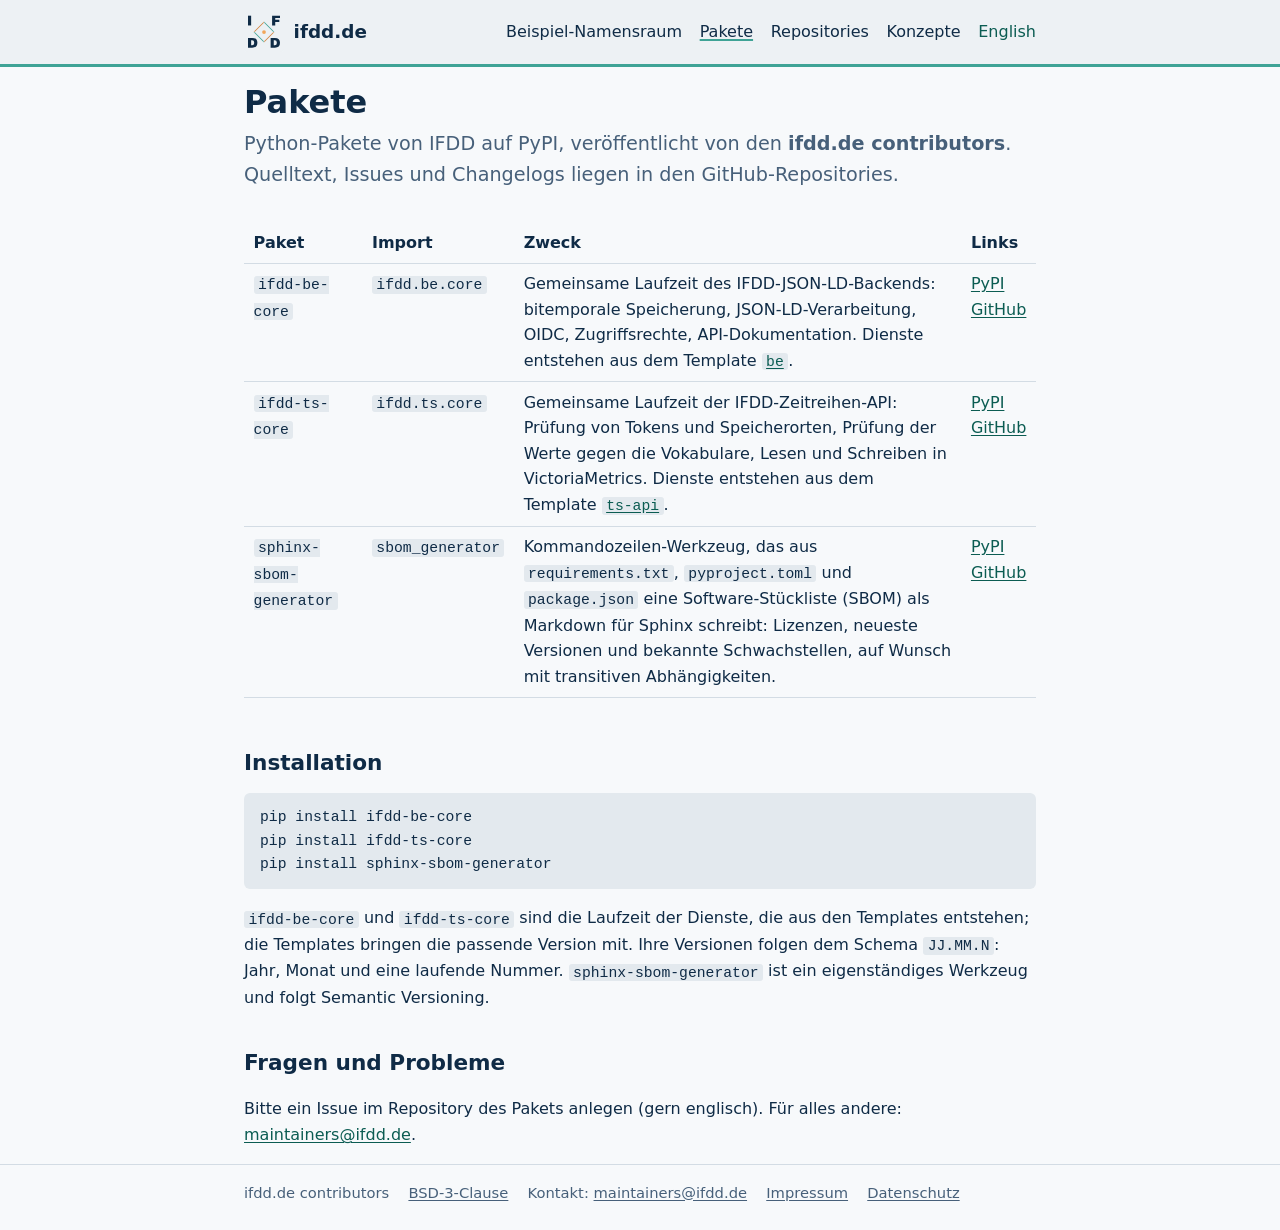
<file: site/de/packages/index.html>
<!DOCTYPE html>
<html lang="de">
<head>
  <meta charset="utf-8">
  <meta name="viewport" content="width=device-width, initial-scale=1">
  <title>Pakete | IFDD</title>
  <meta name="description" content="Python-Pakete von IFDD auf PyPI, veröffentlicht von den ifdd.de contributors.">
  <link rel="canonical" href="https://ifdd.de/de/packages/">
  <link rel="alternate" hreflang="en" href="https://ifdd.de/packages/">
  <link rel="alternate" hreflang="de" href="https://ifdd.de/de/packages/">
  <link rel="alternate" hreflang="x-default" href="https://ifdd.de/packages/">
  <link rel="icon" href="../../assets/ifdd-favicon.ico" sizes="any">
  <link rel="icon" href="../../assets/ifdd-favicon.svg" type="image/svg+xml">
  <link rel="stylesheet" href="../../assets/style.css">
</head>
<body>
  <header class="site-header">
    <div class="wrap">
      <a class="brand" href="../../de/">
        <picture>
          <source srcset="../../assets/ifdd-monogram-dark.svg" media="(prefers-color-scheme: dark)">
          <img src="../../assets/ifdd-monogram-light.svg" alt="IFDD-Logo" width="40" height="40">
        </picture>
        <span>ifdd.de</span>
      </a>
      <nav class="site-nav">
        <a href="../../de/example/">Beispiel-Namensraum</a>
        <a href="../../de/packages/" aria-current="page">Pakete</a>
        <a href="../../de/repositories/">Repositories</a>
        <a href="https://github.com/ifdd-de/overview">Konzepte</a>
        <a class="lang" href="../../packages/" hreflang="en" lang="en">English</a>
      </nav>
    </div>
  </header>
  <main class="wrap">

    <h1>Pakete</h1>
    <p class="lead">Python-Pakete von IFDD auf PyPI, veröffentlicht von den
    <strong>ifdd.de contributors</strong>. Quelltext, Issues und Changelogs liegen
    in den GitHub-Repositories.</p>

    <div class="table-scroll">
    <table>
      <thead><tr><th>Paket</th><th>Import</th><th>Zweck</th><th>Links</th></tr></thead>
      <tbody>
        <tr>
          <td><code>ifdd-be-core</code></td>
          <td><code>ifdd.be.core</code></td>
          <td>Gemeinsame Laufzeit des IFDD-JSON-LD-Backends: bitemporale Speicherung, JSON-LD-Verarbeitung, OIDC, Zugriffsrechte, API-Dokumentation. Dienste entstehen aus dem Template <a href="https://github.com/ifdd-de/be"><code>be</code></a>.</td>
          <td><a href="https://pypi.org/project/ifdd-be-core/">PyPI</a><br>
          <a href="https://github.com/ifdd-de/be-core">GitHub</a></td>
        </tr>
        <tr>
          <td><code>ifdd-ts-core</code></td>
          <td><code>ifdd.ts.core</code></td>
          <td>Gemeinsame Laufzeit der IFDD-Zeitreihen-API: Prüfung von Tokens und Speicherorten, Prüfung der Werte gegen die Vokabulare, Lesen und Schreiben in VictoriaMetrics. Dienste entstehen aus dem Template <a href="https://github.com/ifdd-de/ts-api"><code>ts-api</code></a>.</td>
          <td><a href="https://pypi.org/project/ifdd-ts-core/">PyPI</a><br>
          <a href="https://github.com/ifdd-de/ts-core">GitHub</a></td>
        </tr>
        <tr>
          <td><code>sphinx-sbom-generator</code></td>
          <td><code>sbom_generator</code></td>
          <td>Kommandozeilen-Werkzeug, das aus <code>requirements.txt</code>, <code>pyproject.toml</code> und <code>package.json</code> eine Software-Stückliste (SBOM) als Markdown für Sphinx schreibt: Lizenzen, neueste Versionen und bekannte Schwachstellen, auf Wunsch mit transitiven Abhängigkeiten.</td>
          <td><a href="https://pypi.org/project/sphinx-sbom-generator/">PyPI</a><br>
          <a href="https://github.com/ifdd-de/tools-sbom">GitHub</a></td>
        </tr>
      </tbody>
    </table>
    </div>

    <h2>Installation</h2>
    <pre><code>pip install ifdd-be-core
pip install ifdd-ts-core
pip install sphinx-sbom-generator</code></pre>
    <p><code>ifdd-be-core</code> und <code>ifdd-ts-core</code> sind die Laufzeit der
    Dienste, die aus den Templates entstehen; die Templates bringen die passende
    Version mit. Ihre Versionen folgen dem Schema <code>JJ.MM.N</code>: Jahr,
    Monat und eine laufende Nummer. <code>sphinx-sbom-generator</code> ist ein
    eigenständiges Werkzeug und folgt Semantic Versioning.</p>

    <h2>Fragen und Probleme</h2>
    <p>Bitte ein Issue im Repository des Pakets anlegen (gern englisch). Für
    alles andere: <a href="mailto:maintainers@ifdd.de">maintainers@ifdd.de</a>.</p>
  </main>
  <footer class="site-footer">
    <div class="wrap">
      <ul>
        <li>ifdd.de contributors</li>
        <li><a href="https://github.com/ifdd-de/website/blob/main/LICENSE">BSD-3-Clause</a></li>
        <li>Kontakt: <a href="mailto:maintainers@ifdd.de">maintainers@ifdd.de</a></li>
        <li><a href="../../impressum/" hreflang="de">Impressum</a></li>
        <li><a href="../../datenschutz/" hreflang="de">Datenschutz</a></li>
      </ul>
    </div>
  </footer>
</body>
</html>
</file>
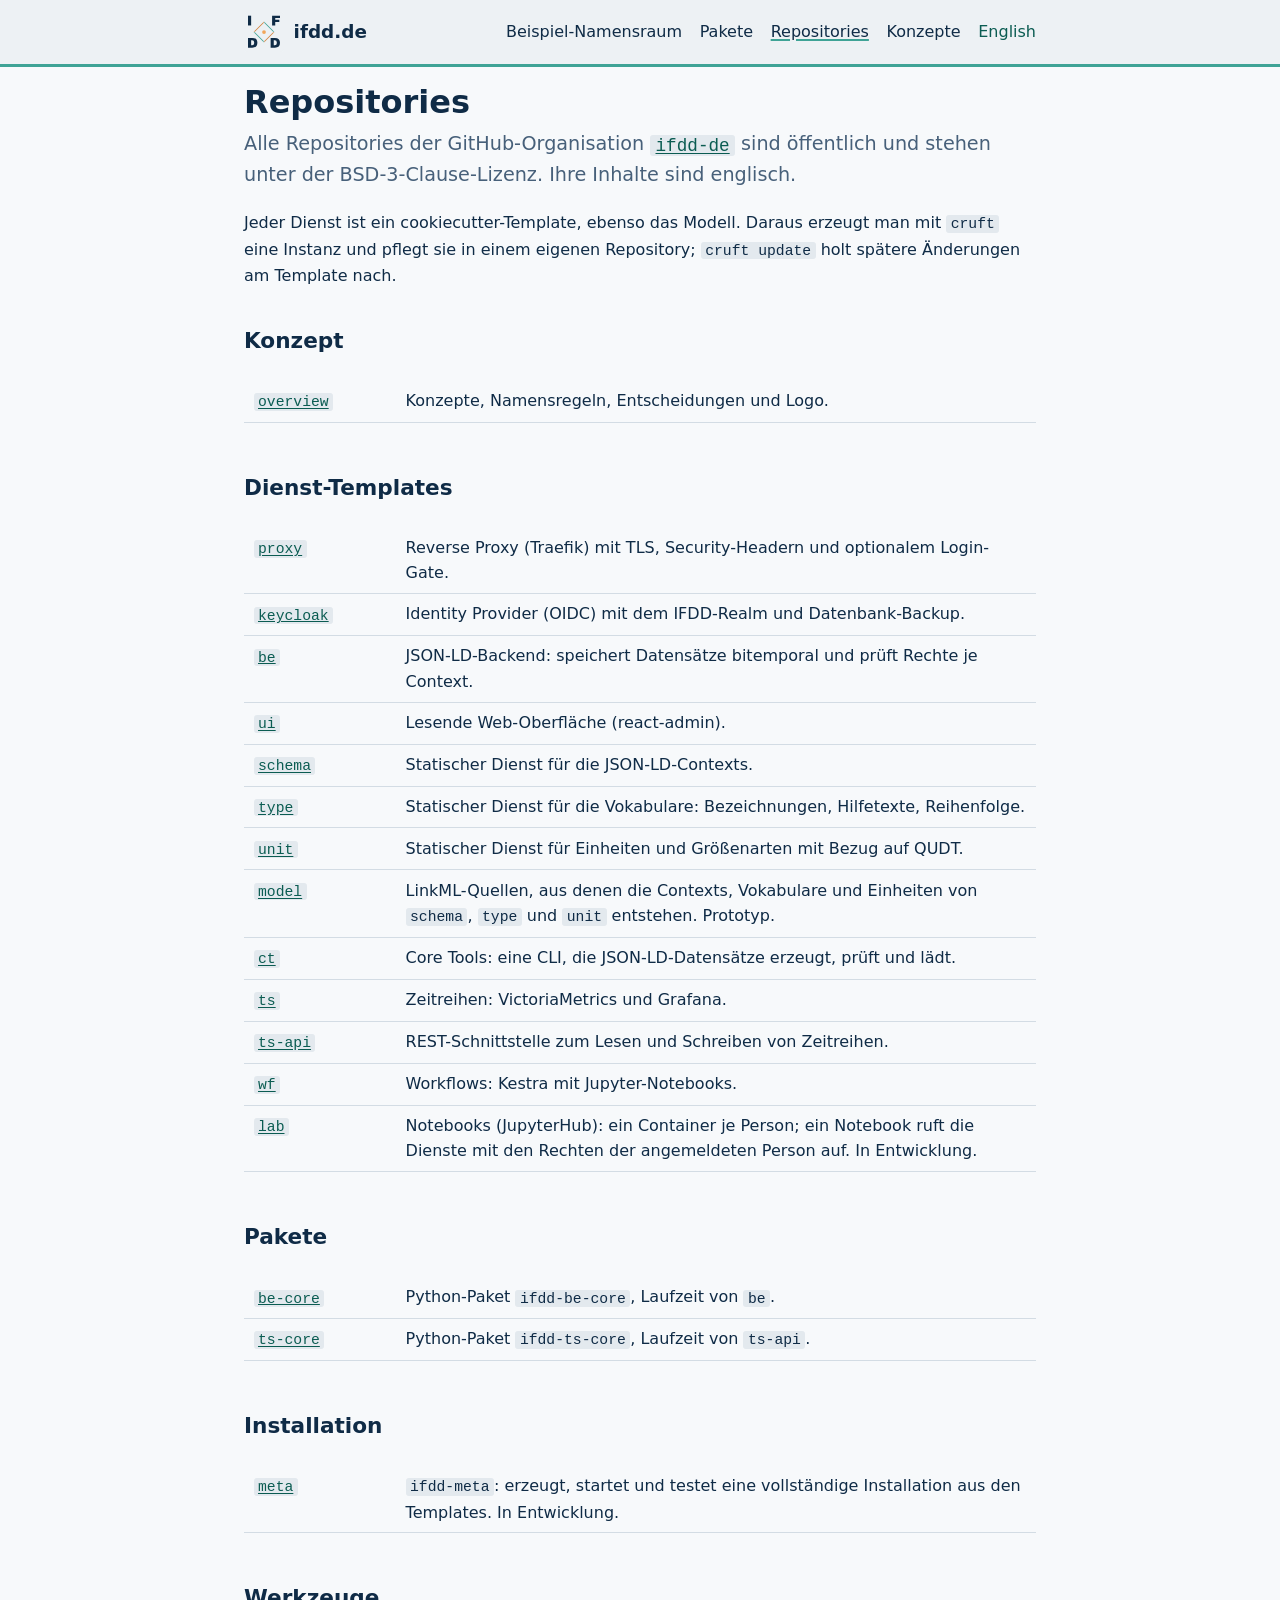
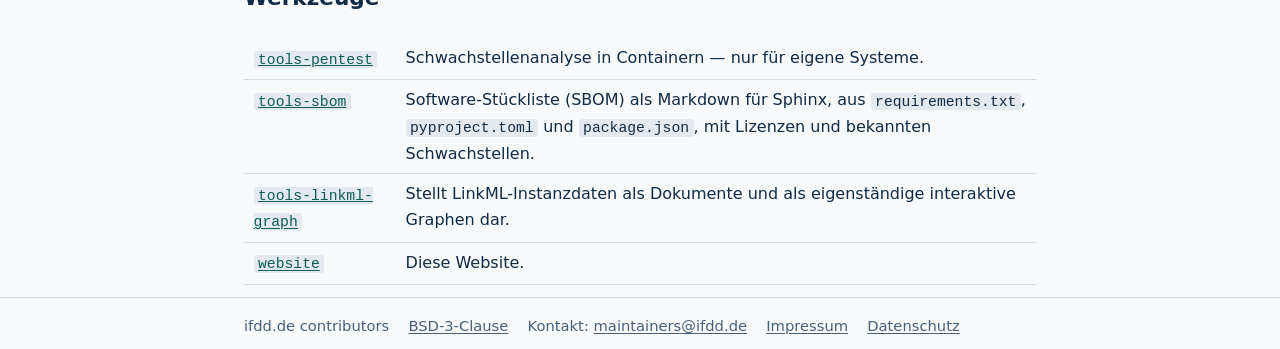
<file: site/de/repositories/index.html>
<!DOCTYPE html>
<html lang="de">
<head>
  <meta charset="utf-8">
  <meta name="viewport" content="width=device-width, initial-scale=1">
  <title>Repositories | IFDD</title>
  <meta name="description" content="Repositories der GitHub-Organisation ifdd-de: Konzept, Dienst-Templates, Pakete und Werkzeuge.">
  <link rel="canonical" href="https://ifdd.de/de/repositories/">
  <link rel="alternate" hreflang="en" href="https://ifdd.de/repositories/">
  <link rel="alternate" hreflang="de" href="https://ifdd.de/de/repositories/">
  <link rel="alternate" hreflang="x-default" href="https://ifdd.de/repositories/">
  <link rel="icon" href="../../assets/ifdd-favicon.ico" sizes="any">
  <link rel="icon" href="../../assets/ifdd-favicon.svg" type="image/svg+xml">
  <link rel="stylesheet" href="../../assets/style.css">
</head>
<body>
  <header class="site-header">
    <div class="wrap">
      <a class="brand" href="../../de/">
        <picture>
          <source srcset="../../assets/ifdd-monogram-dark.svg" media="(prefers-color-scheme: dark)">
          <img src="../../assets/ifdd-monogram-light.svg" alt="IFDD-Logo" width="40" height="40">
        </picture>
        <span>ifdd.de</span>
      </a>
      <nav class="site-nav">
        <a href="../../de/example/">Beispiel-Namensraum</a>
        <a href="../../de/packages/">Pakete</a>
        <a href="../../de/repositories/" aria-current="page">Repositories</a>
        <a href="https://github.com/ifdd-de/overview">Konzepte</a>
        <a class="lang" href="../../repositories/" hreflang="en" lang="en">English</a>
      </nav>
    </div>
  </header>
  <main class="wrap">

    <h1>Repositories</h1>
    <p class="lead">Alle Repositories der GitHub-Organisation
    <a href="https://github.com/ifdd-de"><code>ifdd-de</code></a> sind öffentlich und stehen unter der
    BSD-3-Clause-Lizenz. Ihre Inhalte sind englisch.</p>
    <p>Jeder Dienst ist ein cookiecutter-Template, ebenso das Modell. Daraus
    erzeugt man mit <code>cruft</code> eine Instanz und pflegt sie in einem
    eigenen Repository;
    <code>cruft update</code> holt spätere Änderungen am Template nach.</p>
    <h2>Konzept</h2>
    <div class="table-scroll">
    <table class="repos">
      <tbody>
        <tr>
          <td><a href="https://github.com/ifdd-de/overview"><code>overview</code></a></td>
          <td>Konzepte, Namensregeln, Entscheidungen und Logo.</td>
        </tr>
      </tbody>
    </table>
    </div>
    <h2>Dienst-Templates</h2>
    <div class="table-scroll">
    <table class="repos">
      <tbody>
        <tr>
          <td><a href="https://github.com/ifdd-de/proxy"><code>proxy</code></a></td>
          <td>Reverse Proxy (Traefik) mit TLS, Security-Headern und optionalem Login-Gate.</td>
        </tr>
        <tr>
          <td><a href="https://github.com/ifdd-de/keycloak"><code>keycloak</code></a></td>
          <td>Identity Provider (OIDC) mit dem IFDD-Realm und Datenbank-Backup.</td>
        </tr>
        <tr>
          <td><a href="https://github.com/ifdd-de/be"><code>be</code></a></td>
          <td>JSON-LD-Backend: speichert Datensätze bitemporal und prüft Rechte je Context.</td>
        </tr>
        <tr>
          <td><a href="https://github.com/ifdd-de/ui"><code>ui</code></a></td>
          <td>Lesende Web-Oberfläche (react-admin).</td>
        </tr>
        <tr>
          <td><a href="https://github.com/ifdd-de/schema"><code>schema</code></a></td>
          <td>Statischer Dienst für die JSON-LD-Contexts.</td>
        </tr>
        <tr>
          <td><a href="https://github.com/ifdd-de/type"><code>type</code></a></td>
          <td>Statischer Dienst für die Vokabulare: Bezeichnungen, Hilfetexte, Reihenfolge.</td>
        </tr>
        <tr>
          <td><a href="https://github.com/ifdd-de/unit"><code>unit</code></a></td>
          <td>Statischer Dienst für Einheiten und Größenarten mit Bezug auf QUDT.</td>
        </tr>
        <tr>
          <td><a href="https://github.com/ifdd-de/model"><code>model</code></a></td>
          <td>LinkML-Quellen, aus denen die Contexts, Vokabulare und Einheiten von <code>schema</code>, <code>type</code> und <code>unit</code> entstehen. Prototyp.</td>
        </tr>
        <tr>
          <td><a href="https://github.com/ifdd-de/ct"><code>ct</code></a></td>
          <td>Core Tools: eine CLI, die JSON-LD-Datensätze erzeugt, prüft und lädt.</td>
        </tr>
        <tr>
          <td><a href="https://github.com/ifdd-de/ts"><code>ts</code></a></td>
          <td>Zeitreihen: VictoriaMetrics und Grafana.</td>
        </tr>
        <tr>
          <td><a href="https://github.com/ifdd-de/ts-api"><code>ts-api</code></a></td>
          <td>REST-Schnittstelle zum Lesen und Schreiben von Zeitreihen.</td>
        </tr>
        <tr>
          <td><a href="https://github.com/ifdd-de/wf"><code>wf</code></a></td>
          <td>Workflows: Kestra mit Jupyter-Notebooks.</td>
        </tr>
        <tr>
          <td><a href="https://github.com/ifdd-de/lab"><code>lab</code></a></td>
          <td>Notebooks (JupyterHub): ein Container je Person; ein Notebook ruft die Dienste mit den Rechten der angemeldeten Person auf. In Entwicklung.</td>
        </tr>
      </tbody>
    </table>
    </div>
    <h2>Pakete</h2>
    <div class="table-scroll">
    <table class="repos">
      <tbody>
        <tr>
          <td><a href="https://github.com/ifdd-de/be-core"><code>be-core</code></a></td>
          <td>Python-Paket <code>ifdd-be-core</code>, Laufzeit von <code>be</code>.</td>
        </tr>
        <tr>
          <td><a href="https://github.com/ifdd-de/ts-core"><code>ts-core</code></a></td>
          <td>Python-Paket <code>ifdd-ts-core</code>, Laufzeit von <code>ts-api</code>.</td>
        </tr>
      </tbody>
    </table>
    </div>
    <h2>Installation</h2>
    <div class="table-scroll">
    <table class="repos">
      <tbody>
        <tr>
          <td><a href="https://github.com/ifdd-de/meta"><code>meta</code></a></td>
          <td><code>ifdd-meta</code>: erzeugt, startet und testet eine vollständige Installation aus den Templates. In Entwicklung.</td>
        </tr>
      </tbody>
    </table>
    </div>
    <h2>Werkzeuge</h2>
    <div class="table-scroll">
    <table class="repos">
      <tbody>
        <tr>
          <td><a href="https://github.com/ifdd-de/tools-pentest"><code>tools-pentest</code></a></td>
          <td>Schwachstellenanalyse in Containern &mdash; nur für eigene Systeme.</td>
        </tr>
        <tr>
          <td><a href="https://github.com/ifdd-de/tools-sbom"><code>tools-sbom</code></a></td>
          <td>Software-Stückliste (SBOM) als Markdown für Sphinx, aus <code>requirements.txt</code>, <code>pyproject.toml</code> und <code>package.json</code>, mit Lizenzen und bekannten Schwachstellen.</td>
        </tr>
        <tr>
          <td><a href="https://github.com/ifdd-de/tools-linkml-graph"><code>tools-linkml-graph</code></a></td>
          <td>Stellt LinkML-Instanzdaten als Dokumente und als eigenständige interaktive Graphen dar.</td>
        </tr>
        <tr>
          <td><a href="https://github.com/ifdd-de/website"><code>website</code></a></td>
          <td>Diese Website.</td>
        </tr>
      </tbody>
    </table>
    </div>
  </main>
  <footer class="site-footer">
    <div class="wrap">
      <ul>
        <li>ifdd.de contributors</li>
        <li><a href="https://github.com/ifdd-de/website/blob/main/LICENSE">BSD-3-Clause</a></li>
        <li>Kontakt: <a href="mailto:maintainers@ifdd.de">maintainers@ifdd.de</a></li>
        <li><a href="../../impressum/" hreflang="de">Impressum</a></li>
        <li><a href="../../datenschutz/" hreflang="de">Datenschutz</a></li>
      </ul>
    </div>
  </footer>
</body>
</html>
</file>
<file: site/assets/style.css>
/* ifdd.de - one stylesheet for all pages. No web fonts, no external
   resources. Colours come from the IFDD brand (overview/brand). */

:root {
  --bg: #f7f9fb;
  --bg-alt: #edf1f4;
  --fg: #0f2b46;
  --muted: #47607a;
  --link: #0b5c52;
  --accent: #3fa396;
  --accent-2: #d2803a;
  --border: #d3dce4;
  --code-bg: #e3e9ee;
  color-scheme: light dark;
}

@media (prefers-color-scheme: dark) {
  :root {
    --bg: #0b2035;
    --bg-alt: #0f2b46;
    --fg: #edf1f4;
    --muted: #a9bccd;
    --link: #7fd3c6;
    --border: #23425f;
    --code-bg: #163654;
  }
}

* { box-sizing: border-box; }

html {
  font-family: system-ui, -apple-system, "Segoe UI", Roboto, "Helvetica Neue", Arial, sans-serif;
  font-size: 100%;
  line-height: 1.6;
  background: var(--bg);
  color: var(--fg);
}

body { margin: 0; }

a { color: var(--link); text-underline-offset: 0.15em; }
a:hover { text-decoration-thickness: 2px; }

code {
  font-family: ui-monospace, SFMono-Regular, Menlo, Consolas, monospace;
  font-size: 0.92em;
  background: var(--code-bg);
  padding: 0.05em 0.3em;
  border-radius: 3px;
  overflow-wrap: break-word;
}

pre {
  background: var(--code-bg);
  padding: 0.8rem 1rem;
  border-radius: 6px;
  overflow-x: auto;
}
pre code { background: none; padding: 0; }

.wrap { max-width: 52rem; margin: 0 auto; padding: 0 1.25rem; }

/* Header */
.site-header {
  border-bottom: 3px solid var(--accent);
  background: var(--bg-alt);
}
.site-header .wrap {
  display: flex;
  flex-wrap: wrap;
  align-items: center;
  gap: 0.5rem 1.5rem;
  padding-top: 0.75rem;
  padding-bottom: 0.75rem;
}
.brand {
  display: flex;
  align-items: center;
  gap: 0.6rem;
  color: var(--fg);
  text-decoration: none;
  font-weight: 700;
  font-size: 1.15rem;
}
.brand img { width: 2.5rem; height: 2.5rem; display: block; }
.site-nav { display: flex; flex-wrap: wrap; gap: 0.25rem 1.1rem; margin-left: auto; }
.site-nav a { text-decoration: none; color: var(--fg); }
.site-nav a:hover, .site-nav a[aria-current="page"] {
  text-decoration: underline;
  text-decoration-color: var(--accent);
  text-decoration-thickness: 2px;
}
.site-nav .lang { color: var(--link); }

/* Content */
main { padding: 1.5rem 0 3rem; }
h1 { font-size: 2rem; line-height: 1.2; margin: 1rem 0 0.5rem; }
h2 { font-size: 1.35rem; margin: 2.2rem 0 0.6rem; }
h3 { font-size: 1.1rem; margin: 1.4rem 0 0.3rem; }
.lead { font-size: 1.2rem; color: var(--muted); margin-top: 0; }

.ideas { list-style: none; padding: 0; display: grid; gap: 0.9rem; }
.ideas li {
  border-left: 4px solid var(--accent);
  padding: 0.2rem 0 0.2rem 0.9rem;
}
.ideas li:nth-child(2) { border-left-color: var(--accent-2); }

.cards {
  display: grid;
  grid-template-columns: repeat(auto-fit, minmax(17rem, 1fr));
  gap: 0.9rem;
  padding: 0;
  list-style: none;
}
.cards li {
  border: 1px solid var(--border);
  border-radius: 8px;
  padding: 0.8rem 1rem;
  background: var(--bg-alt);
}
.cards a { font-weight: 600; }
.cards p { margin: 0.3rem 0 0; color: var(--muted); }

.note {
  border: 1px solid var(--border);
  border-left: 4px solid var(--accent-2);
  border-radius: 6px;
  padding: 0.6rem 1rem;
  background: var(--bg-alt);
}

table { border-collapse: collapse; width: 100%; margin: 0.8rem 0; }
th, td {
  text-align: left;
  vertical-align: top;
  padding: 0.45rem 0.6rem;
  border-bottom: 1px solid var(--border);
}
th { font-weight: 600; }
.table-scroll { overflow-x: auto; }
.repos td:first-child { width: 9.5rem; }

/* Footer */
.site-footer {
  border-top: 1px solid var(--border);
  color: var(--muted);
  font-size: 0.92rem;
}
.site-footer .wrap { padding-top: 1rem; padding-bottom: 2rem; }
.site-footer ul { list-style: none; padding: 0; margin: 0; display: flex; flex-wrap: wrap; gap: 0.3rem 1.2rem; }
.site-footer a { color: var(--muted); }

@media (max-width: 36rem) {
  h1 { font-size: 1.6rem; }
  .site-nav { margin-left: 0; }
}
</file>
